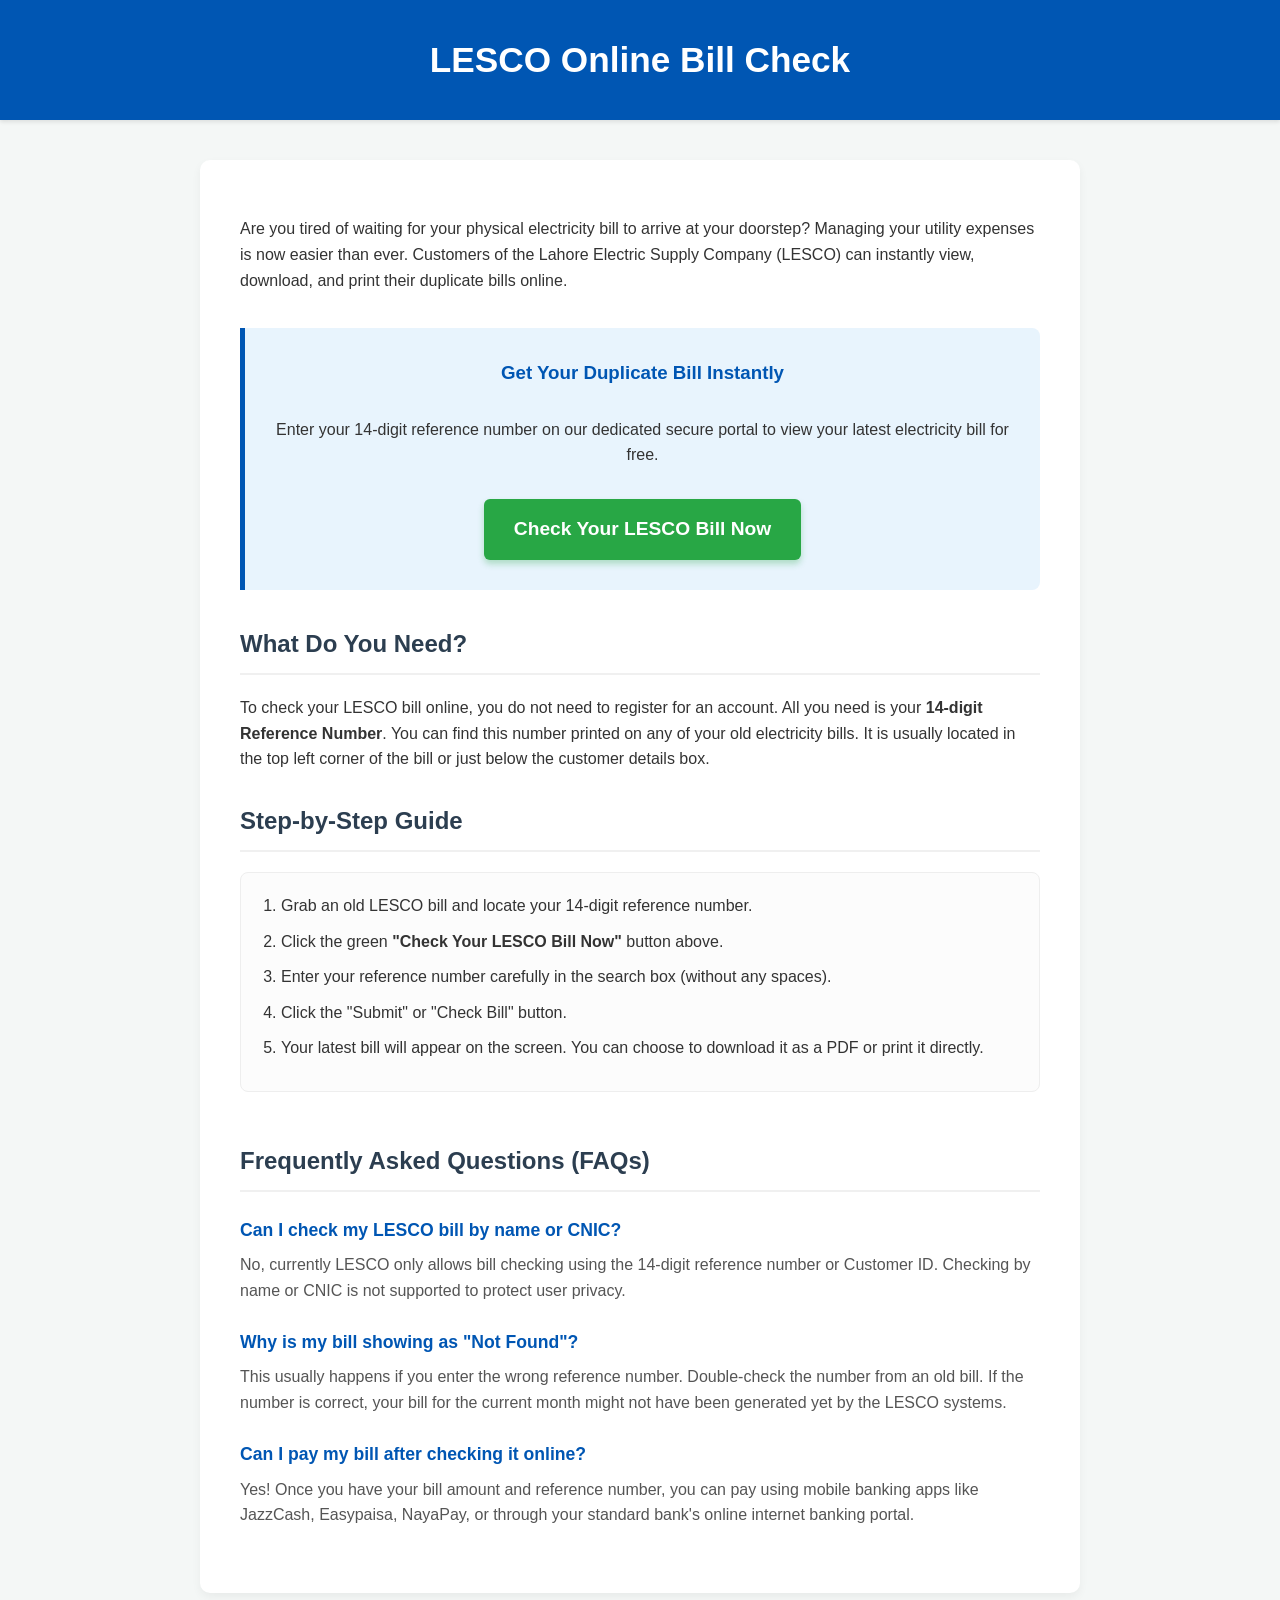
<file: index.html>
<!DOCTYPE html>
<html lang="en">
<head>
    <meta charset="UTF-8">
    <meta name="viewport" content="width=device-width, initial-scale=1.0">
    <meta name="description" content="Check your LESCO electricity bill online quickly and easily. View, download, and print your Lahore Electric Supply Company duplicate bill.">
    <title>LESCO Bill Check Online - Quick & Easy</title>
    <style>
        body {
            font-family: 'Segoe UI', Tahoma, Geneva, Verdana, sans-serif;
            line-height: 1.6;
            margin: 0;
            padding: 0;
            background-color: #f4f7f6;
            color: #333;
        }
        header {
            background-color: #0056b3;
            color: white;
            text-align: center;
            padding: 2rem 0;
            box-shadow: 0 2px 4px rgba(0,0,0,0.1);
        }
        header h1 {
            margin: 0;
            font-size: 2.2em;
        }
        .container {
            max-width: 800px;
            margin: 40px auto;
            background: white;
            padding: 40px;
            border-radius: 10px;
            box-shadow: 0 4px 10px rgba(0,0,0,0.05);
        }
        h2, h3 {
            color: #2c3e50;
            border-bottom: 2px solid #f0f0f0;
            padding-bottom: 10px;
            margin-top: 30px;
        }
        .promo-box {
            background-color: #e8f4fd;
            border-left: 5px solid #0056b3;
            padding: 30px 20px;
            margin: 35px 0;
            text-align: center;
            border-radius: 0 8px 8px 0;
        }
        .promo-box h3 {
            border: none;
            margin-top: 0;
            color: #0056b3;
        }
        .btn {
            display: inline-block;
            background-color: #28a745;
            color: white;
            padding: 15px 30px;
            text-decoration: none;
            font-weight: bold;
            border-radius: 6px;
            font-size: 1.2em;
            margin-top: 15px;
            transition: background-color 0.3s;
            box-shadow: 0 4px 6px rgba(40, 167, 69, 0.3);
        }
        .btn:hover {
            background-color: #218838;
        }
        ol {
            background-color: #fcfcfc;
            padding: 20px 20px 20px 40px;
            border-radius: 8px;
            border: 1px solid #eee;
        }
        ol li {
            margin-bottom: 10px;
        }
        .faq {
            margin-top: 50px;
        }
        .faq-item {
            margin-bottom: 25px;
        }
        .faq-item h4 {
            margin-bottom: 8px;
            color: #0056b3;
            font-size: 1.1em;
        }
        .faq-item p {
            margin-top: 0;
            color: #555;
        }
    </style>
</head>
<body>

    <header>
        <h1>LESCO Online Bill Check</h1>
    </header>

    <div class="container">
        <article>
            <p>Are you tired of waiting for your physical electricity bill to arrive at your doorstep? Managing your utility expenses is now easier than ever. Customers of the Lahore Electric Supply Company (LESCO) can instantly view, download, and print their duplicate bills online.</p>
            
            <div class="promo-box">
                <h3>Get Your Duplicate Bill Instantly</h3>
                <p>Enter your 14-digit reference number on our dedicated secure portal to view your latest electricity bill for free.</p>
                <!-- This is where your promo link is embedded -->
                <a href="https://onlinebilllesco.pk/" class="btn" target="_blank" rel="noopener noreferrer">Check Your LESCO Bill Now</a>
            </div>

            <h2>What Do You Need?</h2>
            <p>To check your LESCO bill online, you do not need to register for an account. All you need is your <strong>14-digit Reference Number</strong>. You can find this number printed on any of your old electricity bills. It is usually located in the top left corner of the bill or just below the customer details box.</p>

            <h2>Step-by-Step Guide</h2>
            <ol>
                <li>Grab an old LESCO bill and locate your 14-digit reference number.</li>
                <li>Click the green <strong>"Check Your LESCO Bill Now"</strong> button above.</li>
                <li>Enter your reference number carefully in the search box (without any spaces).</li>
                <li>Click the "Submit" or "Check Bill" button.</li>
                <li>Your latest bill will appear on the screen. You can choose to download it as a PDF or print it directly.</li>
            </ol>

            <div class="faq">
                <h2>Frequently Asked Questions (FAQs)</h2>
                
                <div class="faq-item">
                    <h4>Can I check my LESCO bill by name or CNIC?</h4>
                    <p>No, currently LESCO only allows bill checking using the 14-digit reference number or Customer ID. Checking by name or CNIC is not supported to protect user privacy.</p>
                </div>

                <div class="faq-item">
                    <h4>Why is my bill showing as "Not Found"?</h4>
                    <p>This usually happens if you enter the wrong reference number. Double-check the number from an old bill. If the number is correct, your bill for the current month might not have been generated yet by the LESCO systems.</p>
                </div>

                <div class="faq-item">
                    <h4>Can I pay my bill after checking it online?</h4>
                    <p>Yes! Once you have your bill amount and reference number, you can pay using mobile banking apps like JazzCash, Easypaisa, NayaPay, or through your standard bank's online internet banking portal.</p>
                </div>
            </div>

        </article>
    </div>

</body>
</html>
</file>
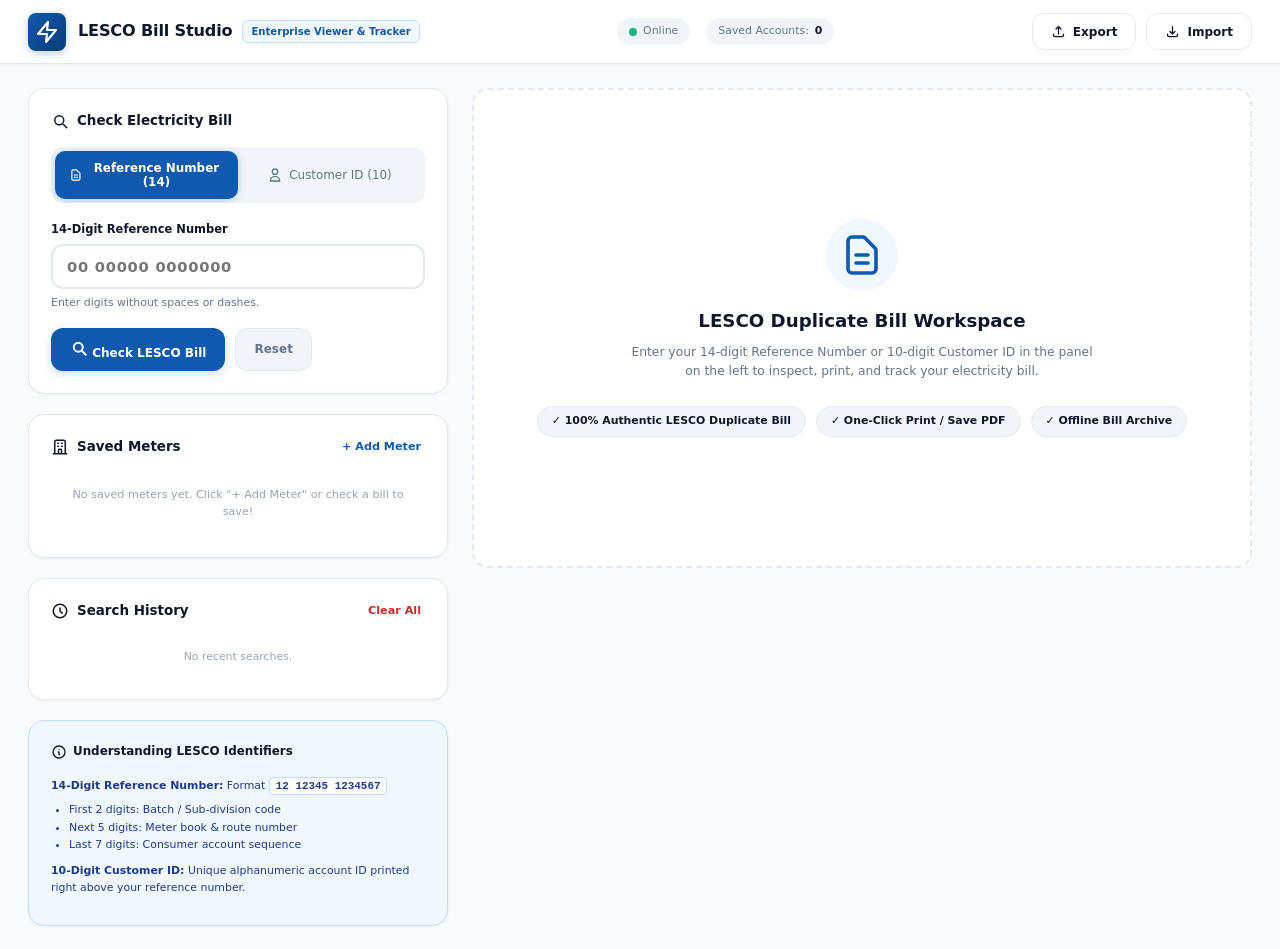
<file: fulltab.html>
<!DOCTYPE html>
<html lang="en">
<head>
  <meta charset="UTF-8">
  <meta name="viewport" content="width=device-width, initial-scale=1.0">
  <title>LESCO Bill Studio - Check & Track Electricity Bills</title>
  <link rel="stylesheet" href="fulltab.css">
</head>
<body>
  <div class="studio-app">
    <!-- Top Navigation Bar -->
    <header class="studio-navbar">
      <div class="nav-brand">
        <div class="nav-logo">
          <svg width="24" height="24" viewBox="0 0 24 24" fill="none" stroke="currentColor" stroke-width="2.2" stroke-linecap="round" stroke-linejoin="round">
            <path d="M13 2L3 14h9l-1 8 10-12h-9l1-8z"></path>
          </svg>
        </div>
        <div class="nav-titles">
          <h1 class="nav-title">LESCO Bill Studio</h1>
          <span class="nav-badge">Enterprise Viewer & Tracker</span>
        </div>
      </div>

      <div class="nav-center-stats">
        <div class="nav-stat-chip">
          <span class="stat-dot" id="netStatusDot"></span>
          <span class="stat-text" id="netStatusText">Online</span>
        </div>
        <div class="nav-stat-chip">
          <span class="stat-label">Saved Accounts:</span>
          <strong class="stat-val" id="navSavedCount">0</strong>
        </div>
      </div>

      <div class="nav-actions">
        <button type="button" class="btn btn-outline" id="btnExportAccounts" title="Backup saved accounts to JSON">
          <svg width="15" height="15" fill="none" viewBox="0 0 24 24" stroke="currentColor" stroke-width="2">
            <path stroke-linecap="round" stroke-linejoin="round" d="M4 16v1a3 3 0 003 3h10a3 3 0 003-3v-1m-4-8l-4-4m0 0L8 8m4-4v12"></path>
          </svg>
          Export
        </button>
        <button type="button" class="btn btn-outline" id="btnImportAccounts" title="Import saved accounts from JSON">
          <svg width="15" height="15" fill="none" viewBox="0 0 24 24" stroke="currentColor" stroke-width="2">
            <path stroke-linecap="round" stroke-linejoin="round" d="M4 16v1a3 3 0 003 3h10a3 3 0 003-3v-1m-4-4l-4 4m0 0l-4-4m4 4V4"></path>
          </svg>
          Import
        </button>
        <input type="file" id="importFileInput" accept=".json" style="display:none">
      </div>
    </header>

    <!-- Studio Main Workspace (Two Decks Layout) -->
    <main class="studio-layout">
      <!-- LEFT DECK: Controls, Saved Accounts & History -->
      <aside class="studio-deck deck-left">
        <!-- Search Card -->
        <div class="studio-card">
          <div class="card-header">
            <h2 class="card-title">
              <svg width="18" height="18" fill="none" viewBox="0 0 24 24" stroke="currentColor" stroke-width="2">
                <path stroke-linecap="round" stroke-linejoin="round" d="M21 21l-4.35-4.35M17 11A6 6 0 115 11a6 6 0 0112 0z"></path>
              </svg>
              Check Electricity Bill
            </h2>
          </div>

          <form id="studioSearchForm" novalidate>
            <!-- Tabs -->
            <div class="g-tabs" role="tablist">
              <button type="button" class="g-tab active" id="tabRef" role="tab" aria-selected="true" data-type="refno">
                <svg width="16" height="16" fill="none" viewBox="0 0 24 24" stroke="currentColor" stroke-width="2">
                  <path stroke-linecap="round" stroke-linejoin="round" d="M9 12h6m-6 4h6m2 5H7a2 2 0 01-2-2V5a2 2 0 012-2h5.586a1 1 0 01.707.293l5.414 5.414a1 1 0 01.293.707V19a2 2 0 01-2 2z"></path>
                </svg>
                Reference Number (14)
              </button>
              <button type="button" class="g-tab" id="tabCust" role="tab" aria-selected="false" data-type="appno">
                <svg width="16" height="16" fill="none" viewBox="0 0 24 24" stroke="currentColor" stroke-width="2">
                  <path stroke-linecap="round" stroke-linejoin="round" d="M16 7a4 4 0 11-8 0 4 4 0 018 0zM12 14a7 7 0 00-7 7h14a7 7 0 00-7-7z"></path>
                </svg>
                Customer ID (10)
              </button>
              <span class="g-tab-slider" id="tabSlider"></span>
            </div>

            <!-- Input Group -->
            <div class="g-input-group">
              <label class="g-label" for="studioInput" id="inputLabel">14-Digit Reference Number</label>
              <div class="g-input-wrap">
                <input type="text" id="studioInput" class="g-input" placeholder="00 00000 0000000" inputmode="numeric" autocomplete="off" spellcheck="false" required>
                <div class="g-val-icon" id="valIcon" title="Valid digits">
                  <svg fill="none" viewBox="0 0 24 24" stroke="#1159af" stroke-width="2.5">
                    <path stroke-linecap="round" stroke-linejoin="round" d="M9 12l2 2 4-4m6 2a9 9 0 11-18 0 9 9 0 0118 0z"></path>
                  </svg>
                </div>
              </div>
              <div class="g-hint" id="inputHint">Enter digits without spaces or dashes.</div>
            </div>

            <!-- Action Buttons -->
            <div class="btn-row">
              <button type="submit" class="btn btn-primary" id="btnCheckBill">
                <span class="spinner" id="btnSpinner"></span>
                <span class="btn-text" id="btnCheckLabel">
                  <svg width="18" height="18" fill="none" viewBox="0 0 24 24" stroke="currentColor" stroke-width="2.5">
                    <path stroke-linecap="round" stroke-linejoin="round" d="M21 21l-4.35-4.35M17 11A6 6 0 115 11a6 6 0 0112 0z"></path>
                  </svg>
                  Check LESCO Bill
                </span>
              </button>
              <button type="button" class="btn btn-secondary" id="btnResetSearch">Reset</button>
            </div>
          </form>
        </div>

        <!-- Saved Meter Accounts Management -->
        <div class="studio-card">
          <div class="card-header space-between">
            <h2 class="card-title">
              <svg width="18" height="18" fill="none" viewBox="0 0 24 24" stroke="currentColor" stroke-width="2">
                <path stroke-linecap="round" stroke-linejoin="round" d="M19 21V5a2 2 0 00-2-2H7a2 2 0 00-2 2v16m14 0h2m-2 0h-5m-9 0H3m2 0h5M9 7h1m-1 4h1m4-4h1m-1 4h1m-5 10v-5a1 1 0 011-1h2a1 1 0 011 1v5m-4 0h4"></path>
              </svg>
              Saved Meters
            </h2>
            <button type="button" class="btn-link" id="btnOpenAddAccountModal">+ Add Meter</button>
          </div>

          <div class="accounts-container" id="savedAccountsContainer">
            <!-- Populated dynamically -->
          </div>
        </div>

        <!-- Recent Search History -->
        <div class="studio-card">
          <div class="card-header space-between">
            <h2 class="card-title">
              <svg width="18" height="18" fill="none" viewBox="0 0 24 24" stroke="currentColor" stroke-width="2">
                <path stroke-linecap="round" stroke-linejoin="round" d="M12 8v4l3 3m6-3a9 9 0 11-18 0 9 9 0 0118 0z"></path>
              </svg>
              Search History
            </h2>
            <button type="button" class="btn-link text-danger" id="btnClearHistory">Clear All</button>
          </div>

          <div class="history-container" id="historyContainer">
            <!-- Populated dynamically -->
          </div>
        </div>

        <!-- Reference Number Breakdown Guide -->
        <div class="studio-card guide-card">
          <div class="card-header">
            <h3 class="card-title-sm">
              <svg width="16" height="16" fill="none" viewBox="0 0 24 24" stroke="currentColor" stroke-width="2">
                <path stroke-linecap="round" stroke-linejoin="round" d="M13 16h-1v-4h-1m1-4h.01M21 12a9 9 0 11-18 0 9 9 0 0118 0z"></path>
              </svg>
              Understanding LESCO Identifiers
            </h3>
          </div>
          <div class="guide-content">
            <p><strong>14-Digit Reference Number:</strong> Format <code>12 12345 1234567</code></p>
            <ul class="guide-list">
              <li>First 2 digits: Batch / Sub-division code</li>
              <li>Next 5 digits: Meter book & route number</li>
              <li>Last 7 digits: Consumer account sequence</li>
            </ul>
            <p><strong>10-Digit Customer ID:</strong> Unique alphanumeric account ID printed right above your reference number.</p>
          </div>
        </div>
      </aside>

      <!-- RIGHT DECK: Active Bill Workspace & High-Definition Viewer -->
      <section class="studio-deck deck-right">
        <!-- Empty State (When no bill checked yet) -->
        <div class="empty-state" id="emptyStateWorkspace">
          <div class="empty-icon-wrap">
            <svg width="48" height="48" viewBox="0 0 24 24" fill="none" stroke="#1159af" stroke-width="1.8">
              <path stroke-linecap="round" stroke-linejoin="round" d="M9 12h6m-6 4h6m2 5H7a2 2 0 01-2-2V5a2 2 0 012-2h5.586a1 1 0 01.707.293l5.414 5.414a1 1 0 01.293.707V19a2 2 0 01-2 2z"></path>
            </svg>
          </div>
          <h2 class="empty-title">LESCO Duplicate Bill Workspace</h2>
          <p class="empty-desc">Enter your 14-digit Reference Number or 10-digit Customer ID in the panel on the left to inspect, print, and track your electricity bill.</p>
          <div class="empty-quick-tips">
            <span class="tip-tag">✓ 100% Authentic LESCO Duplicate Bill</span>
            <span class="tip-tag">✓ One-Click Print / Save PDF</span>
            <span class="tip-tag">✓ Offline Bill Archive</span>
          </div>
        </div>

        <!-- Active Bill Workspace Container -->
        <div class="bill-workspace" id="billWorkspace" style="display:none">
          <!-- Executive Overview Metric Cards -->
          <div class="overview-grid" id="overviewGrid">
            <div class="stat-card highlight">
              <span class="stat-card-label">Payable Within Due Date</span>
              <strong class="stat-card-value text-primary" id="cardAmountDue">Rs. 0</strong>
              <span class="stat-card-sub" id="cardMonth">Current Billing Month</span>
            </div>
            <div class="stat-card">
              <span class="stat-card-label">Due Date</span>
              <strong class="stat-card-value text-danger" id="cardDueDate">-</strong>
              <span class="stat-card-sub">Payment deadline</span>
            </div>
            <div class="stat-card">
              <span class="stat-card-label">Payable After Due Date</span>
              <strong class="stat-card-value" id="cardAmountLate">Rs. 0</strong>
              <span class="stat-card-sub">With late surcharge</span>
            </div>
            <div class="stat-card">
              <span class="stat-card-label">Units Consumed</span>
              <strong class="stat-card-value" id="cardUnits">-</strong>
              <span class="stat-card-sub">Kilowatt-hours (kWh)</span>
            </div>
          </div>

          <!-- Secondary Details Strip -->
          <div class="details-strip" id="detailsStrip">
            <div class="detail-cell">
              <span class="detail-label">Consumer Name:</span>
              <strong class="detail-val" id="cellConsumerName">-</strong>
            </div>
            <div class="detail-cell">
              <span class="detail-label">Reference No:</span>
              <strong class="detail-val font-mono" id="cellRefNo">-</strong>
            </div>
            <div class="detail-cell">
              <span class="detail-label">Status:</span>
              <span class="status-pill status-active" id="cellStatus">Active</span>
            </div>
          </div>

          <!-- Studio Toolbar -->
          <div class="studio-toolbar">
            <div class="tb-left">
              <span class="tb-title" id="tbBillTitle">LESCO Official Duplicate Bill</span>
            </div>
            <div class="tb-right">
              <button type="button" class="btn btn-sm btn-outline" id="btnStudioSaveMeter" title="Save this account">
                <svg width="15" height="15" fill="none" viewBox="0 0 24 24" stroke="currentColor" stroke-width="2">
                  <path stroke-linecap="round" stroke-linejoin="round" d="M5 5a2 2 0 012-2h10a2 2 0 012 2v16l-7-3.5L5 21V5z"></path>
                </svg>
                Save Meter
              </button>
              <button type="button" class="btn btn-sm btn-outline" id="btnStudioCopy" title="Copy payment summary">
                <svg width="15" height="15" fill="none" viewBox="0 0 24 24" stroke="currentColor" stroke-width="2">
                  <path stroke-linecap="round" stroke-linejoin="round" d="M8 7v8a2 2 0 002 2h6M8 7V5a2 2 0 012-2h4.586a1 1 0 01.707.293l4.414 4.414a1 1 0 01.293.707V15a2 2 0 01-2 2h-2M8 7H6a2 2 0 00-2 2v10a2 2 0 002 2h8a2 2 0 002-2v-2"></path>
                </svg>
                Copy Details
              </button>
              <button type="button" class="btn btn-sm btn-outline" id="btnStudioDownload" title="Download HTML copy of bill">
                <svg width="15" height="15" fill="none" viewBox="0 0 24 24" stroke="currentColor" stroke-width="2">
                  <path stroke-linecap="round" stroke-linejoin="round" d="M4 16v1a3 3 0 003 3h10a3 3 0 003-3v-1m-4-4l-4 4m0 0l-4-4m4 4V4"></path>
                </svg>
                Download HTML
              </button>
              <button type="button" class="btn btn-sm btn-primary" id="btnStudioPrint" title="Print Bill or Save to PDF">
                <svg width="15" height="15" fill="none" viewBox="0 0 24 24" stroke="currentColor" stroke-width="2">
                  <path stroke-linecap="round" stroke-linejoin="round" d="M17 17h2a2 2 0 002-2v-4a2 2 0 00-2-2H5a2 2 0 00-2 2v4a2 2 0 002 2h2m2 4h6a2 2 0 002-2v-4a2 2 0 00-2-2H9a2 2 0 00-2 2v4a2 2 0 002 2zm8-12V5a2 2 0 00-2-2H9a2 2 0 00-2 2v4h10z"></path>
                </svg>
                Print / Save PDF
              </button>
            </div>
          </div>

          <!-- High-Definition Bill Frame -->
          <div class="studio-viewer-wrap">
            <iframe id="studioIframe" class="studio-iframe" title="LESCO Bill High Definition Viewer" sandbox="allow-same-origin allow-modals allow-popups"></iframe>
          </div>
        </div>

        <!-- Studio Not Found State -->
        <div class="not-found-workspace" id="notFoundWorkspace" style="display:none">
          <div class="nf-box">
            <div class="nf-icon">
              <svg width="40" height="40" viewBox="0 0 24 24" fill="none" stroke="#ef4444" stroke-width="2">
                <path stroke-linecap="round" stroke-linejoin="round" d="M12 9v2m0 4h.01m-6.938 4h13.856c1.54 0 2.502-1.667 1.732-3L13.732 4c-.77-1.333-2.694-1.333-3.464 0L3.34 16c-.77 1.333.192 3 1.732 3z"></path>
              </svg>
            </div>
            <h3 class="nf-title">Bill Record Not Found</h3>
            <p class="nf-desc" id="studioNotFoundDesc">No active bill record was returned for this identifier by LESCO billing servers.</p>
            <div class="nf-checklist">
              <strong>Checklist:</strong>
              <ul>
                <li>Verify you have selected the correct tab (14-digit Reference vs 10-digit Customer ID).</li>
                <li>Ensure there are no leading or trailing letters in the reference number.</li>
                <li>New electricity bills are typically generated by LESCO between the 5th and 10th of every month.</li>
              </ul>
            </div>
          </div>
        </div>
      </section>
    </main>

    <!-- Modal for Adding / Editing Meter Account -->
    <div class="modal-backdrop" id="accountModal" style="display:none">
      <div class="modal-card">
        <div class="modal-header">
          <h3 class="modal-title" id="modalTitle">Save Meter Account</h3>
          <button type="button" class="btn-close" id="btnCloseModal">&times;</button>
        </div>
        <form id="modalForm">
          <div class="modal-body">
            <div class="form-group">
              <label class="form-label" for="modalType">Account Type</label>
              <select id="modalType" class="form-select">
                <option value="refno">14-Digit Reference Number</option>
                <option value="appno">10-Digit Customer ID</option>
              </select>
            </div>
            <div class="form-group">
              <label class="form-label" for="modalNumber">Identifier Digits</label>
              <input type="text" id="modalNumber" class="form-input" placeholder="Enter reference or customer digits" required>
            </div>
            <div class="form-group">
              <label class="form-label" for="modalNickname">Meter Nickname / Label</label>
              <input type="text" id="modalNickname" class="form-input" placeholder="e.g. Home, Factory, Shop, Rental" required>
            </div>
          </div>
          <div class="modal-footer">
            <button type="button" class="btn btn-secondary" id="btnCancelModal">Cancel</button>
            <button type="submit" class="btn btn-primary" id="btnSaveModal">Save Account</button>
          </div>
        </form>
      </div>
    </div>

    <!-- Toast Notification -->
    <div class="studio-toast" id="studioToast" role="alert" aria-live="polite"></div>
  </div>

  <!-- Scripts -->
  <script src="lesco-bill-core.js"></script>
  <script src="fulltab.js"></script>
</body>
</html>
</file>
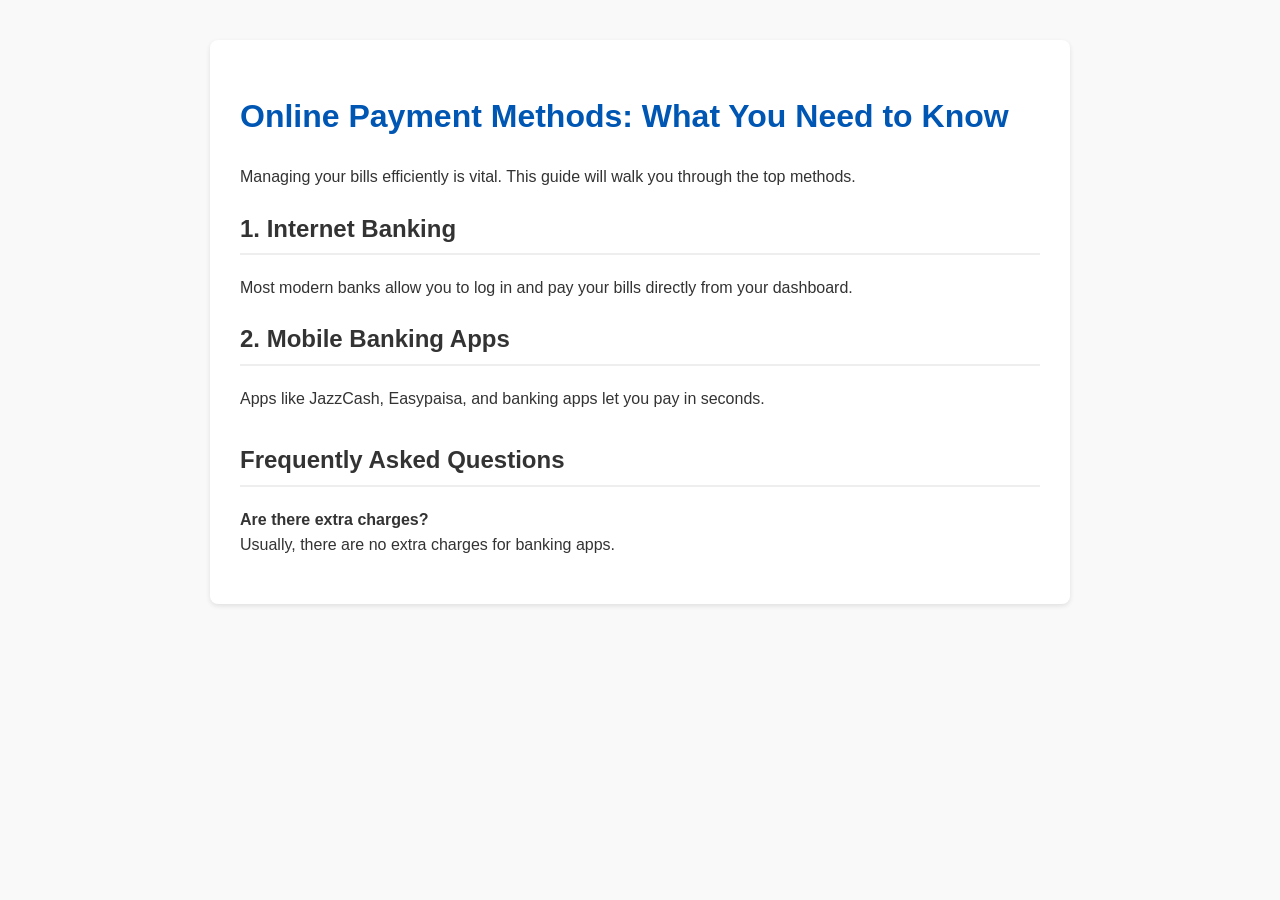
<file: lesco code.html>
<!DOCTYPE html>
<html lang="en">
<head>
    <meta charset="UTF-8">
    <meta name="viewport" content="width=device-width, initial-scale=1.0">
    <title>My Informational Blog</title>
    <style>
        body {
            font-family: Arial, sans-serif;
            line-height: 1.6;
            margin: 0;
            padding: 0;
            background-color: #f9f9f9;
            color: #333;
        }
        .container {
            max-width: 800px;
            margin: 40px auto;
            background: white;
            padding: 30px;
            border-radius: 8px;
            box-shadow: 0 2px 5px rgba(0,0,0,0.1);
        }
        h1 { color: #0056b3; }
        h2 { border-bottom: 2px solid #eee; padding-bottom: 5px; }
        .faq { margin-top: 30px; }
    </style>
</head>
<body>
    <div class="container">
        <h1>Online Payment Methods: What You Need to Know</h1>
        <p>Managing your bills efficiently is vital. This guide will walk you through the top methods.</p>
        
        <h2>1. Internet Banking</h2>
        <p>Most modern banks allow you to log in and pay your bills directly from your dashboard.</p>
        
        <h2>2. Mobile Banking Apps</h2>
        <p>Apps like JazzCash, Easypaisa, and banking apps let you pay in seconds.</p>

        <div class="faq">
            <h2>Frequently Asked Questions</h2>
            <p><strong>Are there extra charges?</strong><br> Usually, there are no extra charges for banking apps.</p>
        </div>
    </div>
</body>
</html>
</file>
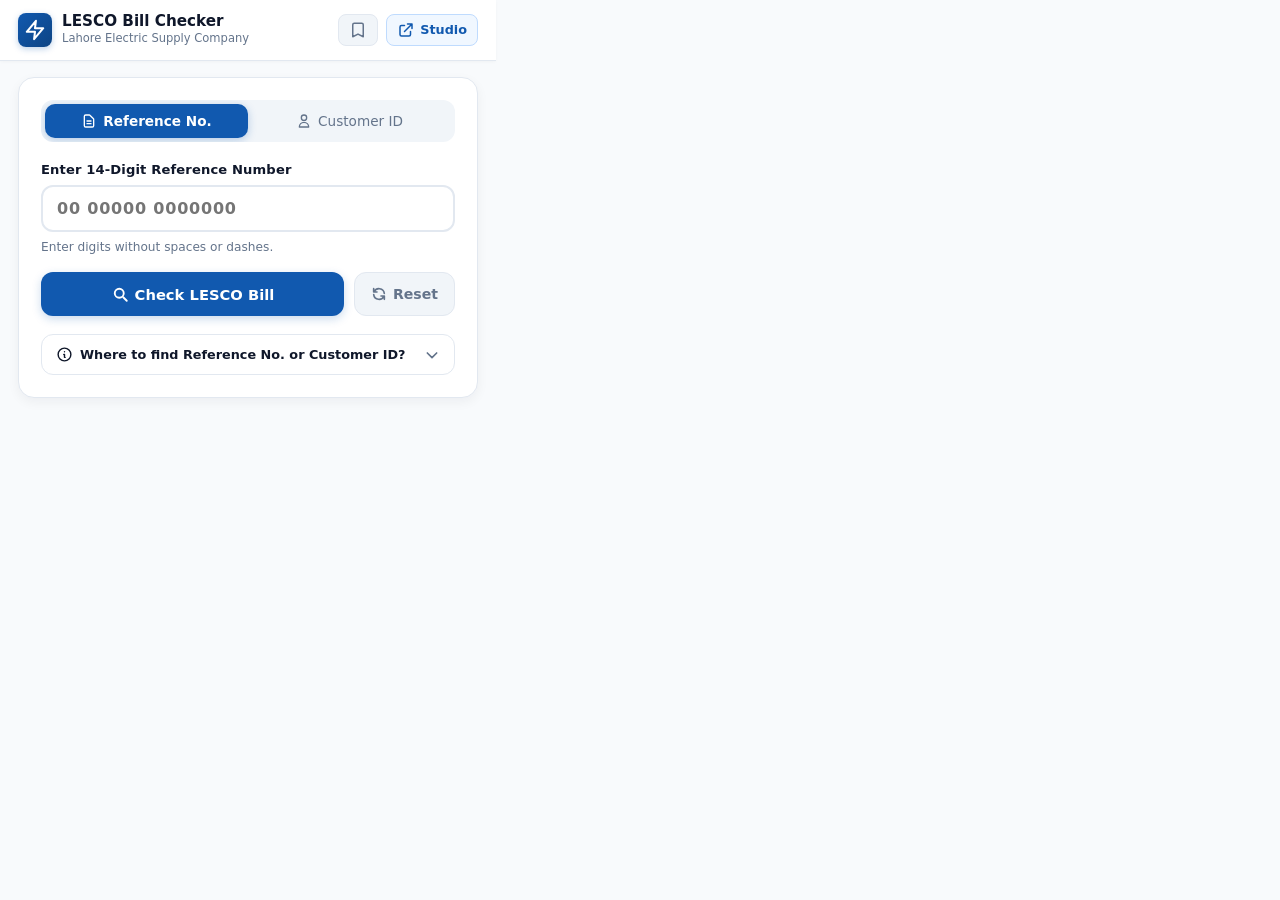
<file: popup.html>
<!DOCTYPE html>
<html lang="en">
<head>
  <meta charset="UTF-8">
  <meta name="viewport" content="width=device-width, initial-scale=1.0">
  <title>Check LESCO Online Bill</title>
  <link rel="stylesheet" href="popup.css">
</head>
<body>
  <div class="lesco-popup">
    <!-- Header -->
    <header class="p-header">
      <div class="p-brand">
        <div class="p-brand-icon">
          <svg width="22" height="22" viewBox="0 0 24 24" fill="none" stroke="currentColor" stroke-width="2.2" stroke-linecap="round" stroke-linejoin="round">
            <path d="M13 2L3 14h9l-1 8 10-12h-9l1-8z"></path>
          </svg>
        </div>
        <div class="p-brand-text">
          <h1 class="p-title">LESCO Bill Checker</h1>
          <span class="p-subtitle">Lahore Electric Supply Company</span>
        </div>
      </div>
      <div class="p-header-actions">
        <button type="button" class="p-icon-btn" id="btnToggleSaved" title="Saved Meters" aria-label="Saved Meters">
          <svg width="18" height="18" fill="none" viewBox="0 0 24 24" stroke="currentColor" stroke-width="2">
            <path stroke-linecap="round" stroke-linejoin="round" d="M5 5a2 2 0 012-2h10a2 2 0 012 2v16l-7-3.5L5 21V5z"></path>
          </svg>
          <span class="p-badge" id="savedCountBadge" style="display:none">0</span>
        </button>
        <button type="button" class="p-icon-btn p-studio-btn" id="btnOpenStudio" title="Open Studio Mode in Full Tab" aria-label="Studio Mode">
          <svg width="18" height="18" fill="none" viewBox="0 0 24 24" stroke="currentColor" stroke-width="2">
            <path stroke-linecap="round" stroke-linejoin="round" d="M10 6H6a2 2 0 00-2 2v10a2 2 0 002 2h10a2 2 0 002-2v-4M14 4h6m0 0v6m0-6L10 14"></path>
          </svg>
          <span class="p-btn-text">Studio</span>
        </button>
      </div>
    </header>

    <!-- Saved Accounts Dropdown Drawer -->
    <div class="p-saved-drawer" id="savedDrawer" style="display:none">
      <div class="p-saved-head">
        <span class="p-saved-title">Saved Meter Accounts</span>
        <button type="button" class="p-mini-btn" id="btnCloseSaved">Close</button>
      </div>
      <div class="p-saved-list" id="savedList">
        <!-- Rendered dynamically -->
      </div>
    </div>

    <!-- Main Content Container -->
    <main class="p-main">
      <!-- Search Form Card -->
      <section class="g-card" id="searchCard">
        <form id="gForm" novalidate>
          <!-- Tab toggle -->
          <div class="g-tabs" role="tablist">
            <button type="button" class="g-tab active" id="gTabRef" role="tab" aria-selected="true" data-type="refno">
              <svg width="16" height="16" fill="none" viewBox="0 0 24 24" stroke="currentColor" stroke-width="2">
                <path stroke-linecap="round" stroke-linejoin="round" d="M9 12h6m-6 4h6m2 5H7a2 2 0 01-2-2V5a2 2 0 012-2h5.586a1 1 0 01.707.293l5.414 5.414a1 1 0 01.293.707V19a2 2 0 01-2 2z"></path>
              </svg>
              Reference No.
            </button>
            <button type="button" class="g-tab" id="gTabCust" role="tab" aria-selected="false" data-type="appno">
              <svg width="16" height="16" fill="none" viewBox="0 0 24 24" stroke="currentColor" stroke-width="2">
                <path stroke-linecap="round" stroke-linejoin="round" d="M16 7a4 4 0 11-8 0 4 4 0 018 0zM12 14a7 7 0 00-7 7h14a7 7 0 00-7-7z"></path>
              </svg>
              Customer ID
            </button>
            <span class="g-tab-slider" id="gSlider"></span>
          </div>

          <!-- Input group -->
          <div class="g-input-group">
            <label class="g-label" for="gInput" id="gLabel">Enter 14-Digit Reference Number</label>
            <div class="g-input-wrap">
              <input type="text" id="gInput" name="refno" class="g-input" placeholder="00 00000 0000000" inputmode="numeric" autocomplete="off" spellcheck="false" required>
              <div class="g-val-icon" id="gValIcon" title="Valid length">
                <svg fill="none" viewBox="0 0 24 24" stroke="#1159af" stroke-width="2.5">
                  <path stroke-linecap="round" stroke-linejoin="round" d="M9 12l2 2 4-4m6 2a9 9 0 11-18 0 9 9 0 0118 0z"></path>
                </svg>
              </div>
            </div>
            <div class="g-hint" id="gHint">Enter digits without spaces or dashes.</div>
          </div>

          <!-- Quick Saved Accounts Pills (if any) -->
          <div class="g-quick-pills" id="quickPillsContainer" style="display:none">
            <span class="g-quick-label">Quick Load:</span>
            <div class="g-pills-row" id="quickPillsRow"></div>
          </div>

          <!-- Buttons -->
          <div class="g-btn-row">
            <button type="submit" class="g-btn-check" id="gBtnCheck">
              <span class="g-spinner" id="gSpinner"></span>
              <span class="g-btn-label" id="gBtnLabel">
                <svg width="18" height="18" fill="none" viewBox="0 0 24 24" stroke="currentColor" stroke-width="2.5">
                  <path stroke-linecap="round" stroke-linejoin="round" d="M21 21l-4.35-4.35M17 11A6 6 0 115 11a6 6 0 0112 0z"></path>
                </svg>
                Check LESCO Bill
              </span>
            </button>
            <button type="button" class="g-btn-reset" id="gBtnReset" title="Clear input">
              <svg width="16" height="16" fill="none" viewBox="0 0 24 24" stroke="currentColor" stroke-width="2.5">
                <path stroke-linecap="round" stroke-linejoin="round" d="M4 4v5h.582m15.356 2A8.001 8.001 0 004.582 9m0 0H9m11 11v-5h-.581m0 0a8.003 8.003 0 01-15.357-2m15.357 2H15"></path>
              </svg>
              Reset
            </button>
          </div>
        </form>

        <!-- Help accordion -->
        <div class="g-accordion" id="gAccordion">
          <button type="button" class="g-accordion-head" id="gAccHead" aria-expanded="false" aria-controls="gAccBody">
            <span class="g-accordion-title">
              <svg width="17" height="17" fill="none" viewBox="0 0 24 24" stroke="currentColor" stroke-width="2">
                <path stroke-linecap="round" stroke-linejoin="round" d="M13 16h-1v-4h-1m1-4h.01M21 12a9 9 0 11-18 0 9 9 0 0118 0z"></path>
              </svg>
              Where to find Reference No. or Customer ID?
            </span>
            <svg class="g-arrow" id="gAccArrow" fill="none" viewBox="0 0 24 24" stroke="currentColor" stroke-width="2.5">
              <path stroke-linecap="round" stroke-linejoin="round" d="M19 9l-7 7-7-7"></path>
            </svg>
          </button>
          <div class="g-accordion-body" id="gAccBody" style="max-height: 0;">
            <div class="g-accordion-content">
              <p>Look at your physical paper LESCO electricity bill (top-left section):</p>
              <ul>
                <li><strong>Reference Number (14 digits):</strong> e.g. <code>12 12345 1234567</code></li>
                <li><strong>Customer ID (10 digits):</strong> Printed directly above the Reference Number.</li>
              </ul>
              <p>Enter the numbers only — the extension formats them automatically as you type.</p>
            </div>
          </div>
        </div>
      </section>

      <!-- Bill Result Card -->
      <section class="g-preview-card" id="gPreviewCard" style="display:none">
        <!-- Summary Stats Banner -->
        <div class="g-summary-strip" id="summaryStrip" style="display:none">
          <div class="g-sum-item">
            <span class="g-sum-lbl">Due Date</span>
            <strong class="g-sum-val" id="sumDueDate">-</strong>
          </div>
          <div class="g-sum-item">
            <span class="g-sum-lbl">Payable Within Due</span>
            <strong class="g-sum-val g-sum-amt" id="sumAmount">-</strong>
          </div>
          <div class="g-sum-item">
            <span class="g-sum-lbl">Month</span>
            <strong class="g-sum-val" id="sumMonth">-</strong>
          </div>
        </div>

        <!-- Action Toolbar -->
        <div class="g-preview-bar">
          <div class="g-preview-title" id="previewTitle">
            <svg width="18" height="18" fill="none" viewBox="0 0 24 24" stroke="#1159af" stroke-width="2">
              <path stroke-linecap="round" stroke-linejoin="round" d="M9 12h6m-6 4h6m2 5H7a2 2 0 01-2-2V5a2 2 0 012-2h5.586a1 1 0 01.707.293l5.414 5.414a1 1 0 01.293.707V19a2 2 0 01-2 2z"></path>
            </svg>
            <span id="previewTitleText">LESCO Duplicate Bill</span>
          </div>
          <div class="g-preview-actions">
            <button type="button" class="g-act-btn g-act-save-acc" id="btnSaveThisAccount" title="Save this meter account">
              <svg width="14" height="14" fill="none" viewBox="0 0 24 24" stroke="currentColor" stroke-width="2">
                <path stroke-linecap="round" stroke-linejoin="round" d="M5 5a2 2 0 012-2h10a2 2 0 012 2v16l-7-3.5L5 21V5z"></path>
              </svg>
              Save
            </button>
            <button type="button" class="g-act-btn g-act-copy" id="btnCopyDetails" title="Copy bill summary to clipboard">
              <svg width="14" height="14" fill="none" viewBox="0 0 24 24" stroke="currentColor" stroke-width="2">
                <path stroke-linecap="round" stroke-linejoin="round" d="M8 7v8a2 2 0 002 2h6M8 7V5a2 2 0 012-2h4.586a1 1 0 01.707.293l4.414 4.414a1 1 0 01.293.707V15a2 2 0 01-2 2h-2M8 7H6a2 2 0 00-2 2v10a2 2 0 002 2h8a2 2 0 002-2v-2"></path>
              </svg>
              Copy
            </button>
            <button type="button" class="g-act-btn g-act-print" id="btnPrint" title="Print bill or Save as PDF">
              <svg width="14" height="14" fill="none" viewBox="0 0 24 24" stroke="currentColor" stroke-width="2">
                <path stroke-linecap="round" stroke-linejoin="round" d="M17 17h2a2 2 0 002-2v-4a2 2 0 00-2-2H5a2 2 0 00-2 2v4a2 2 0 002 2h2m2 4h6a2 2 0 002-2v-4a2 2 0 00-2-2H9a2 2 0 00-2 2v4a2 2 0 002 2zm8-12V5a2 2 0 00-2-2H9a2 2 0 00-2 2v4h10z"></path>
              </svg>
              Print
            </button>
            <button type="button" class="g-act-btn g-act-close" id="btnClose" title="Close preview">
              <svg width="14" height="14" fill="none" viewBox="0 0 24 24" stroke="currentColor" stroke-width="2.5">
                <path stroke-linecap="round" stroke-linejoin="round" d="M6 18L18 6M6 6l12 12"></path>
              </svg>
            </button>
          </div>
        </div>

        <!-- Sandboxed Iframe Container -->
        <div class="g-iframe-wrap" id="gIframeWrap">
          <iframe id="gIframe" name="gIframe" title="LESCO Duplicate Bill" sandbox="allow-same-origin allow-modals allow-popups"></iframe>
        </div>
      </section>

      <!-- Bill Not Found Feedback Card -->
      <section class="g-not-found-card" id="notFoundCard" style="display:none">
        <div class="g-nf-icon">
          <svg width="32" height="32" viewBox="0 0 24 24" fill="none" stroke="#ef4444" stroke-width="2">
            <path stroke-linecap="round" stroke-linejoin="round" d="M12 9v2m0 4h.01m-6.938 4h13.856c1.54 0 2.502-1.667 1.732-3L13.732 4c-.77-1.333-2.694-1.333-3.464 0L3.34 16c-.77 1.333.192 3 1.732 3z"></path>
          </svg>
        </div>
        <h3 class="g-nf-title">Bill Not Found</h3>
        <p class="g-nf-desc" id="notFoundMsg">No bill record was found matching this number on LESCO servers.</p>
        <div class="g-nf-tips">
          <strong>Helpful tips:</strong>
          <ul>
            <li>Check if your Reference Number has 14 digits or Customer ID has 10 digits.</li>
            <li>New bills are usually uploaded around the 5th–10th of every month.</li>
            <li>Try searching by Customer ID if Reference Number fails.</li>
          </ul>
        </div>
        <button type="button" class="g-nf-btn" id="btnDismissNotFound">Try Again</button>
      </section>
    </main>

    <!-- Toast Notification -->
    <div class="g-toast" id="toastNotification" role="alert" aria-live="polite"></div>
  </div>

  <!-- Scripts: Core Engine then Popup Controller -->
  <script src="lesco-bill-core.js"></script>
  <script src="popup.js"></script>
</body>
</html>
</file>
<file: fulltab.css>
/* fulltab.css - LESCO Bill Studio Mode */
:root {
  --g-blue:         #1159af;
  --g-blue-dark:    #0e4a90;
  --g-blue-light:   #f0f7ff;
  --g-text:         #0f172a;
  --g-muted:        #64748b;
  --g-bg:           #f8fafc;
  --g-surface:      #ffffff;
  --g-border:       #e2e8f0;
  --g-border-h:     #cbd5e1;
  --g-shadow-sm:    0 1px 3px rgba(15, 23, 42, 0.05);
  --g-shadow-md:    0 4px 14px rgba(15, 23, 42, 0.06);
  --g-shadow-lg:    0 10px 30px rgba(15, 23, 42, 0.08);
  --g-r-sm:         8px;
  --g-r-md:         12px;
  --g-r-lg:         16px;
  --g-font:         system-ui, -apple-system, BlinkMacSystemFont, "Segoe UI", Roboto, "Helvetica Neue", Arial, sans-serif;
  --g-ease:         all 0.22s cubic-bezier(0.4, 0, 0.2, 1);
}

*, *::before, *::after {
  box-sizing: border-box;
  margin: 0;
  padding: 0;
  font-family: var(--g-font);
}

html, body {
  height: 100%;
  background: var(--g-bg);
  color: var(--g-text);
  font-size: 14px;
  line-height: 1.5;
  -webkit-font-smoothing: antialiased;
}

.studio-app {
  display: flex;
  flex-direction: column;
  min-height: 100vh;
}

/* Navbar */
.studio-navbar {
  height: 64px;
  background: var(--g-surface);
  border-bottom: 1px solid var(--g-border);
  display: flex;
  align-items: center;
  justify-content: space-between;
  padding: 0 28px;
  position: sticky;
  top: 0;
  z-index: 30;
  box-shadow: var(--g-shadow-sm);
}

.nav-brand {
  display: flex;
  align-items: center;
  gap: 12px;
}

.nav-logo {
  width: 38px;
  height: 38px;
  background: linear-gradient(135deg, var(--g-blue), #093c79);
  color: #ffffff;
  border-radius: var(--g-r-sm);
  display: flex;
  align-items: center;
  justify-content: center;
  box-shadow: 0 2px 8px rgba(17, 89, 175, 0.3);
}

.nav-titles {
  display: flex;
  align-items: center;
  gap: 10px;
}

.nav-title {
  font-size: 1.15rem;
  font-weight: 700;
  color: var(--g-text);
  letter-spacing: -0.01em;
}

.nav-badge {
  background: var(--g-blue-light);
  color: var(--g-blue);
  font-size: 0.72rem;
  font-weight: 600;
  padding: 3px 8px;
  border-radius: 6px;
  border: 1px solid #bfdbfe;
}

.nav-center-stats {
  display: flex;
  align-items: center;
  gap: 16px;
}

.nav-stat-chip {
  display: flex;
  align-items: center;
  gap: 6px;
  background: #f1f5f9;
  padding: 5px 12px;
  border-radius: 20px;
  font-size: 0.78rem;
  color: var(--g-muted);
}

.stat-dot {
  width: 8px;
  height: 8px;
  border-radius: 50%;
  background: #10b981;
}
.stat-dot.offline {
  background: #ef4444;
}

.stat-label {
  font-weight: 500;
}
.stat-val {
  color: var(--g-text);
  font-weight: 700;
}

.nav-actions {
  display: flex;
  align-items: center;
  gap: 10px;
}

/* Two-Deck Workspace Layout */
.studio-layout {
  display: flex;
  flex: 1;
  padding: 24px 28px;
  gap: 24px;
  max-width: 1750px;
  margin: 0 auto;
  width: 100%;
}

.studio-deck {
  display: flex;
  flex-direction: column;
  gap: 20px;
}

.deck-left {
  width: 420px;
  flex-shrink: 0;
}

.deck-right {
  flex: 1;
  min-width: 0;
}

/* Studio Cards */
.studio-card {
  background: var(--g-surface);
  border: 1px solid var(--g-border);
  border-radius: var(--g-r-lg);
  box-shadow: var(--g-shadow-sm);
  padding: 22px;
}

.card-header {
  display: flex;
  align-items: center;
  gap: 8px;
  margin-bottom: 16px;
}
.card-header.space-between {
  justify-content: space-between;
}

.card-title {
  font-size: 0.96rem;
  font-weight: 700;
  color: var(--g-text);
  display: flex;
  align-items: center;
  gap: 8px;
}

.card-title-sm {
  font-size: 0.85rem;
  font-weight: 600;
  color: var(--g-text);
  display: flex;
  align-items: center;
  gap: 6px;
}

/* Tabs */
.g-tabs {
  display: flex;
  position: relative;
  background: #f1f5f9;
  padding: 4px;
  border-radius: var(--g-r-md);
  margin-bottom: 18px;
  overflow: hidden;
}

.g-tab {
  flex: 1;
  background: transparent;
  border: none;
  padding: 10px 14px;
  font-size: 0.85rem;
  font-weight: 500;
  color: var(--g-muted);
  cursor: pointer;
  z-index: 2;
  transition: var(--g-ease);
  outline: none;
  display: flex;
  align-items: center;
  justify-content: center;
  gap: 6px;
  user-select: none;
}
.g-tab:hover {
  color: var(--g-text);
}
.g-tab.active {
  color: #ffffff;
  font-weight: 600;
}

.g-tab-slider {
  position: absolute;
  top: 4px;
  left: 4px;
  width: calc(50% - 4px);
  height: calc(100% - 8px);
  background: var(--g-blue);
  border-radius: calc(var(--g-r-md) - 2px);
  z-index: 1;
  transition: var(--g-ease);
  box-shadow: 0 2px 8px rgba(17, 89, 175, 0.25);
}

/* Inputs */
.g-input-group {
  display: flex;
  flex-direction: column;
  gap: 6px;
  margin-bottom: 16px;
}

.g-label {
  font-size: 0.82rem;
  font-weight: 600;
  color: var(--g-text);
}

.g-input-wrap {
  position: relative;
  display: flex;
  align-items: center;
}

.g-input {
  width: 100%;
  padding: 12px 42px 12px 14px;
  font-size: 1.05rem;
  font-weight: 600;
  letter-spacing: 0.05em;
  color: var(--g-text);
  background: #ffffff;
  border: 2px solid var(--g-border);
  border-radius: var(--g-r-md);
  outline: none;
  transition: var(--g-ease);
  caret-color: var(--g-blue);
}
.g-input:hover {
  border-color: var(--g-border-h);
}
.g-input:focus {
  border-color: var(--g-blue);
  box-shadow: 0 0 0 3px rgba(17, 89, 175, 0.12);
}
.g-input.invalid {
  border-color: #ef4444;
  box-shadow: 0 0 0 3px rgba(239, 68, 68, 0.12);
}

.g-val-icon {
  position: absolute;
  right: 14px;
  opacity: 0;
  transform: scale(0.8);
  transition: var(--g-ease);
  pointer-events: none;
}
.g-val-icon.show {
  opacity: 1;
  transform: scale(1);
}
.g-val-icon svg {
  width: 22px;
  height: 22px;
  display: block;
}

.g-hint {
  font-size: 0.78rem;
  color: var(--g-muted);
}
.g-hint.err {
  color: #ef4444;
  font-weight: 500;
}

/* Buttons */
.btn-row {
  display: flex;
  gap: 10px;
}

.btn {
  display: inline-flex;
  align-items: center;
  justify-content: center;
  gap: 7px;
  padding: 10px 18px;
  font-size: 0.86rem;
  font-weight: 600;
  border-radius: var(--g-r-md);
  cursor: pointer;
  transition: var(--g-ease);
  border: 1px solid transparent;
  user-select: none;
  text-decoration: none;
}

.btn-sm {
  padding: 7px 12px;
  font-size: 0.78rem;
  border-radius: var(--g-r-sm);
}

.btn-primary {
  background: var(--g-blue);
  color: #ffffff;
  box-shadow: 0 3px 10px rgba(17, 89, 175, 0.2);
}
.btn-primary:hover:not(:disabled) {
  background: var(--g-blue-dark);
  box-shadow: 0 5px 16px rgba(17, 89, 175, 0.3);
  transform: translateY(-1px);
}
.btn-primary:active:not(:disabled) {
  transform: translateY(1px);
}
.btn-primary:disabled {
  background: #94a3b8;
  cursor: not-allowed;
}

.btn-secondary {
  background: #f1f5f9;
  color: var(--g-muted);
  border-color: var(--g-border);
}
.btn-secondary:hover {
  background: #e2e8f0;
  color: var(--g-text);
}

.btn-outline {
  background: #ffffff;
  color: var(--g-text);
  border-color: var(--g-border);
}
.btn-outline:hover {
  background: #f8fafc;
  border-color: var(--g-border-h);
}

.btn-link {
  background: transparent;
  border: none;
  color: var(--g-blue);
  font-size: 0.8rem;
  font-weight: 600;
  cursor: pointer;
  padding: 2px 4px;
}
.btn-link:hover {
  text-decoration: underline;
}
.btn-link.text-danger {
  color: #ef4444;
}

.spinner {
  width: 18px;
  height: 18px;
  border: 2.5px solid rgba(255, 255, 255, 0.3);
  border-top-color: #ffffff;
  border-radius: 50%;
  animation: gSpin 0.65s linear infinite;
  display: none;
}
.btn.loading .spinner {
  display: block;
}
.btn.loading .btn-text {
  display: none;
}
@keyframes gSpin {
  to { transform: rotate(360deg); }
}

/* Saved Accounts List */
.accounts-container {
  display: flex;
  flex-direction: column;
  gap: 8px;
  max-height: 240px;
  overflow-y: auto;
}

.account-card {
  display: flex;
  align-items: center;
  justify-content: space-between;
  padding: 10px 14px;
  background: #f8fafc;
  border: 1px solid var(--g-border);
  border-radius: var(--g-r-md);
  transition: var(--g-ease);
}
.account-card:hover {
  background: #ffffff;
  border-color: var(--g-border-h);
  box-shadow: var(--g-shadow-sm);
}

.acc-info {
  display: flex;
  flex-direction: column;
  cursor: pointer;
  flex: 1;
}
.acc-name {
  font-size: 0.88rem;
  font-weight: 700;
  color: var(--g-text);
}
.acc-num {
  font-size: 0.76rem;
  color: var(--g-muted);
  font-family: monospace;
}
.acc-meta {
  font-size: 0.72rem;
  color: #059669;
  font-weight: 600;
}

.acc-actions {
  display: flex;
  align-items: center;
  gap: 6px;
}
.btn-icon {
  background: transparent;
  border: none;
  color: var(--g-muted);
  padding: 5px;
  cursor: pointer;
  border-radius: 6px;
  transition: var(--g-ease);
}
.btn-icon:hover {
  background: #fee2e2;
  color: #ef4444;
}

/* History List */
.history-container {
  display: flex;
  flex-direction: column;
  gap: 6px;
  max-height: 200px;
  overflow-y: auto;
}

.history-item {
  display: flex;
  align-items: center;
  justify-content: space-between;
  padding: 8px 12px;
  background: #f8fafc;
  border: 1px solid var(--g-border);
  border-radius: var(--g-r-sm);
  cursor: pointer;
  transition: var(--g-ease);
  font-size: 0.8rem;
}
.history-item:hover {
  background: var(--g-blue-light);
  border-color: #bfdbfe;
}
.hist-id {
  font-family: monospace;
  font-weight: 600;
  color: var(--g-text);
}
.hist-time {
  color: var(--g-muted);
  font-size: 0.72rem;
}

/* Guide Card */
.guide-card {
  background: #f0f7ff;
  border-color: #bfdbfe;
}
.guide-content {
  font-size: 0.78rem;
  line-height: 1.6;
  color: #1e3a8a;
}
.guide-content p {
  margin-bottom: 6px;
}
.guide-list {
  padding-left: 18px;
  margin-bottom: 8px;
}
.guide-content code {
  background: #ffffff;
  padding: 2px 6px;
  border-radius: 4px;
  font-family: monospace;
  font-weight: 600;
  border: 1px solid #bfdbfe;
}

/* RIGHT DECK: Workspace */
.empty-state {
  display: flex;
  flex-direction: column;
  align-items: center;
  justify-content: center;
  text-align: center;
  background: var(--g-surface);
  border: 2px dashed var(--g-border);
  border-radius: var(--g-r-lg);
  padding: 60px 30px;
  min-height: 480px;
}
.empty-icon-wrap {
  width: 72px;
  height: 72px;
  border-radius: 50%;
  background: var(--g-blue-light);
  display: flex;
  align-items: center;
  justify-content: center;
  margin-bottom: 16px;
}
.empty-title {
  font-size: 1.3rem;
  font-weight: 700;
  color: var(--g-text);
  margin-bottom: 8px;
}
.empty-desc {
  font-size: 0.88rem;
  color: var(--g-muted);
  max-width: 480px;
  line-height: 1.6;
  margin-bottom: 24px;
}
.empty-quick-tips {
  display: flex;
  gap: 10px;
  flex-wrap: wrap;
  justify-content: center;
}
.tip-tag {
  background: #f1f5f9;
  border: 1px solid var(--g-border);
  padding: 6px 14px;
  border-radius: 20px;
  font-size: 0.78rem;
  font-weight: 600;
  color: var(--g-text);
}

/* Active Bill Workspace */
.bill-workspace {
  display: flex;
  flex-direction: column;
  gap: 16px;
}

/* Overview Cards Grid */
.overview-grid {
  display: grid;
  grid-template-columns: repeat(4, 1fr);
  gap: 14px;
}

.stat-card {
  background: var(--g-surface);
  border: 1px solid var(--g-border);
  border-radius: var(--g-r-lg);
  padding: 16px 20px;
  box-shadow: var(--g-shadow-sm);
  display: flex;
  flex-direction: column;
}
.stat-card.highlight {
  border-color: #93c5fd;
  background: linear-gradient(135deg, #ffffff, #f0f7ff);
}
.stat-card-label {
  font-size: 0.74rem;
  font-weight: 600;
  color: var(--g-muted);
  text-transform: uppercase;
  letter-spacing: 0.04em;
  margin-bottom: 4px;
}
.stat-card-value {
  font-size: 1.45rem;
  font-weight: 800;
  color: var(--g-text);
  line-height: 1.2;
}
.stat-card-sub {
  font-size: 0.72rem;
  color: var(--g-muted);
  margin-top: 4px;
}

.text-primary {
  color: var(--g-blue) !important;
}
.text-danger {
  color: #dc2626 !important;
}

/* Details Strip */
.details-strip {
  display: flex;
  align-items: center;
  justify-content: space-between;
  background: var(--g-surface);
  border: 1px solid var(--g-border);
  border-radius: var(--g-r-md);
  padding: 12px 20px;
}
.detail-cell {
  display: flex;
  align-items: center;
  gap: 8px;
  font-size: 0.85rem;
}
.detail-label {
  color: var(--g-muted);
  font-weight: 500;
}
.detail-val {
  color: var(--g-text);
  font-weight: 700;
}
.font-mono {
  font-family: monospace;
}
.status-pill {
  padding: 3px 10px;
  border-radius: 12px;
  font-size: 0.72rem;
  font-weight: 700;
}
.status-active {
  background: #d1fae5;
  color: #065f46;
}

/* Studio Toolbar */
.studio-toolbar {
  display: flex;
  align-items: center;
  justify-content: space-between;
  background: var(--g-surface);
  border: 1px solid var(--g-border);
  border-radius: var(--g-r-md);
  padding: 10px 16px;
}
.tb-title {
  font-size: 0.9rem;
  font-weight: 700;
  color: var(--g-text);
}
.tb-right {
  display: flex;
  gap: 8px;
}

/* High Definition Bill Viewer Frame */
.studio-viewer-wrap {
  width: 100%;
  height: 820px;
  background: #f8fafc;
  border: 1px solid var(--g-border);
  border-radius: var(--g-r-lg);
  overflow: auto;
  box-shadow: var(--g-shadow-md);
}
.studio-iframe {
  width: 100%;
  height: 100%;
  border: none;
  display: block;
}

/* Studio Not Found State */
.not-found-workspace {
  background: var(--g-surface);
  border: 1px solid #fecaca;
  border-radius: var(--g-r-lg);
  padding: 40px;
  text-align: center;
}
.nf-box {
  max-width: 520px;
  margin: 0 auto;
  display: flex;
  flex-direction: column;
  align-items: center;
  gap: 12px;
}
.nf-title {
  font-size: 1.25rem;
  font-weight: 700;
  color: #991b1b;
}
.nf-desc {
  font-size: 0.88rem;
  color: var(--g-muted);
}
.nf-checklist {
  background: #fef2f2;
  border: 1px solid #fee2e2;
  border-radius: var(--g-r-md);
  padding: 16px 20px;
  text-align: left;
  font-size: 0.82rem;
  color: #7f1d1d;
  width: 100%;
}
.nf-checklist ul {
  padding-left: 18px;
  margin-top: 6px;
}
.nf-checklist li {
  margin-bottom: 4px;
}

/* Modal */
.modal-backdrop {
  position: fixed;
  top: 0;
  left: 0;
  width: 100%;
  height: 100%;
  background: rgba(15, 23, 42, 0.5);
  display: flex;
  align-items: center;
  justify-content: center;
  z-index: 50;
  backdrop-filter: blur(2px);
}
.modal-card {
  background: var(--g-surface);
  border-radius: var(--g-r-lg);
  width: 440px;
  max-width: 90%;
  box-shadow: var(--g-shadow-lg);
  overflow: hidden;
  animation: modalIn 0.2s ease-out;
}
@keyframes modalIn {
  from { opacity: 0; transform: scale(0.95); }
  to { opacity: 1; transform: scale(1); }
}
.modal-header {
  display: flex;
  align-items: center;
  justify-content: space-between;
  padding: 16px 20px;
  border-bottom: 1px solid var(--g-border);
}
.modal-title {
  font-size: 1rem;
  font-weight: 700;
  color: var(--g-text);
}
.btn-close {
  background: transparent;
  border: none;
  font-size: 1.4rem;
  color: var(--g-muted);
  cursor: pointer;
  line-height: 1;
}
.modal-body {
  padding: 20px;
  display: flex;
  flex-direction: column;
  gap: 14px;
}
.form-group {
  display: flex;
  flex-direction: column;
  gap: 6px;
}
.form-label {
  font-size: 0.82rem;
  font-weight: 600;
  color: var(--g-text);
}
.form-input, .form-select {
  width: 100%;
  padding: 10px 12px;
  border: 1.5px solid var(--g-border);
  border-radius: var(--g-r-md);
  font-size: 0.9rem;
  outline: none;
}
.form-input:focus, .form-select:focus {
  border-color: var(--g-blue);
  box-shadow: 0 0 0 3px rgba(17, 89, 175, 0.1);
}
.modal-footer {
  display: flex;
  justify-content: flex-end;
  gap: 10px;
  padding: 14px 20px;
  background: #f8fafc;
  border-top: 1px solid var(--g-border);
}

/* Toast */
.studio-toast {
  position: fixed;
  bottom: 24px;
  right: 28px;
  background: #0f172a;
  color: #ffffff;
  padding: 11px 20px;
  border-radius: 30px;
  font-size: 0.84rem;
  font-weight: 500;
  box-shadow: 0 8px 24px rgba(0, 0, 0, 0.2);
  z-index: 100;
  pointer-events: none;
  opacity: 0;
  transform: translateY(20px);
  transition: all 0.25s cubic-bezier(0.4, 0, 0.2, 1);
}
.studio-toast.show {
  opacity: 1;
  transform: translateY(0);
}
.studio-toast.success {
  background: #065f46;
}
.studio-toast.error {
  background: #991b1b;
}

/* Responsive adjustments */
@media (max-width: 1100px) {
  .studio-layout {
    flex-direction: column;
  }
  .deck-left {
    width: 100%;
  }
  .overview-grid {
    grid-template-columns: repeat(2, 1fr);
  }
}

/* Print view */
@media print {
  .studio-navbar, .deck-left, .studio-toolbar, .details-strip, .overview-grid {
    display: none !important;
  }
  .studio-layout {
    padding: 0 !important;
  }
  .studio-viewer-wrap {
    height: auto !important;
    border: none !important;
    box-shadow: none !important;
  }
}
</file>
<file: popup.css>
/* popup.css - Check LESCO Online Bill Extension */
:root {
  --g-blue:         #1159af;
  --g-blue-dark:    #0e4a90;
  --g-blue-light:   #f0f7ff;
  --g-text:         #0f172a;
  --g-muted:        #64748b;
  --g-bg:           #ffffff;
  --g-surface:      #f8fafc;
  --g-border:       #e2e8f0;
  --g-border-h:     #cbd5e1;
  --g-shadow:       0 4px 12px rgba(15, 23, 42, 0.05);
  --g-r-sm:         8px;
  --g-r-md:         12px;
  --g-r-lg:         16px;
  --g-font:         system-ui, -apple-system, BlinkMacSystemFont, "Segoe UI", Roboto, "Helvetica Neue", Arial, sans-serif;
  --g-ease:         all 0.22s cubic-bezier(0.4, 0, 0.2, 1);
}

*, *::before, *::after {
  box-sizing: border-box;
  margin: 0;
  padding: 0;
  font-family: var(--g-font);
}

body {
  width: 496px;
  max-width: 496px;
  min-height: 480px;
  max-height: 590px;
  overflow-x: hidden;
  overflow-y: auto;
  background: var(--g-surface);
  color: var(--g-text);
  font-size: 14px;
  line-height: 1.5;
  -webkit-font-smoothing: antialiased;
}

/* Custom scrollbar */
body::-webkit-scrollbar {
  width: 6px;
}
body::-webkit-scrollbar-track {
  background: #f1f5f9;
}
body::-webkit-scrollbar-thumb {
  background: #cbd5e1;
  border-radius: 4px;
}
body::-webkit-scrollbar-thumb:hover {
  background: #94a3b8;
}

.lesco-popup {
  display: flex;
  flex-direction: column;
  position: relative;
  min-height: 100%;
}

/* Header */
.p-header {
  position: sticky;
  top: 0;
  z-index: 20;
  display: flex;
  align-items: center;
  justify-content: space-between;
  padding: 12px 18px;
  background: #ffffff;
  border-bottom: 1px solid var(--g-border);
  box-shadow: 0 1px 3px rgba(0, 0, 0, 0.03);
}

.p-brand {
  display: flex;
  align-items: center;
  gap: 10px;
}

.p-brand-icon {
  width: 34px;
  height: 34px;
  border-radius: var(--g-r-sm);
  background: linear-gradient(135deg, var(--g-blue), #0d4484);
  color: #ffffff;
  display: flex;
  align-items: center;
  justify-content: center;
  box-shadow: 0 2px 6px rgba(17, 89, 175, 0.28);
  flex-shrink: 0;
}

.p-brand-text {
  display: flex;
  flex-direction: column;
}

.p-title {
  font-size: 0.95rem;
  font-weight: 700;
  color: var(--g-text);
  line-height: 1.2;
}

.p-subtitle {
  font-size: 0.72rem;
  color: var(--g-muted);
  font-weight: 500;
}

.p-header-actions {
  display: flex;
  align-items: center;
  gap: 8px;
}

.p-icon-btn {
  position: relative;
  display: inline-flex;
  align-items: center;
  justify-content: center;
  padding: 6px 10px;
  background: #f1f5f9;
  border: 1px solid var(--g-border);
  border-radius: var(--g-r-sm);
  color: var(--g-muted);
  cursor: pointer;
  transition: var(--g-ease);
  font-size: 0.8rem;
  font-weight: 600;
}
.p-icon-btn:hover {
  background: #e2e8f0;
  color: var(--g-text);
  border-color: var(--g-border-h);
}

.p-badge {
  position: absolute;
  top: -4px;
  right: -4px;
  background: var(--g-blue);
  color: #fff;
  font-size: 0.65rem;
  font-weight: 700;
  min-width: 16px;
  height: 16px;
  padding: 0 4px;
  border-radius: 8px;
  display: flex;
  align-items: center;
  justify-content: center;
}

.p-studio-btn {
  background: var(--g-blue-light);
  color: var(--g-blue);
  border-color: #bfdbfe;
  gap: 5px;
}
.p-studio-btn:hover {
  background: #dbeafe;
  color: var(--g-blue-dark);
}

/* Saved Accounts Drawer */
.p-saved-drawer {
  background: #ffffff;
  border-bottom: 2px solid var(--g-border);
  padding: 12px 18px;
  box-shadow: 0 4px 12px rgba(0, 0, 0, 0.06);
  animation: pSlideDown 0.2s ease-out;
}
@keyframes pSlideDown {
  from { opacity: 0; transform: translateY(-8px); }
  to { opacity: 1; transform: translateY(0); }
}

.p-saved-head {
  display: flex;
  align-items: center;
  justify-content: space-between;
  margin-bottom: 10px;
}
.p-saved-title {
  font-weight: 700;
  font-size: 0.85rem;
  color: var(--g-text);
}
.p-mini-btn {
  background: transparent;
  border: none;
  color: var(--g-muted);
  font-size: 0.75rem;
  cursor: pointer;
  padding: 2px 6px;
}
.p-mini-btn:hover {
  color: var(--g-text);
}

.p-saved-list {
  display: flex;
  flex-direction: column;
  gap: 6px;
  max-height: 150px;
  overflow-y: auto;
}
.p-saved-item {
  display: flex;
  align-items: center;
  justify-content: space-between;
  padding: 8px 10px;
  background: #f8fafc;
  border: 1px solid var(--g-border);
  border-radius: var(--g-r-sm);
  cursor: pointer;
  transition: var(--g-ease);
}
.p-saved-item:hover {
  background: #f1f5f9;
  border-color: var(--g-border-h);
}
.p-saved-info {
  display: flex;
  flex-direction: column;
}
.p-saved-name {
  font-weight: 600;
  font-size: 0.82rem;
  color: var(--g-text);
}
.p-saved-num {
  font-size: 0.72rem;
  color: var(--g-muted);
  font-family: monospace;
}
.p-saved-del {
  background: transparent;
  border: none;
  color: #94a3b8;
  padding: 4px;
  cursor: pointer;
  border-radius: 4px;
}
.p-saved-del:hover {
  color: #ef4444;
  background: #fee2e2;
}

/* Main content */
.p-main {
  padding: 16px 18px 24px;
  display: flex;
  flex-direction: column;
  gap: 16px;
}

/* Card */
.g-card {
  background: var(--g-bg);
  border: 1px solid var(--g-border);
  border-radius: var(--g-r-lg);
  box-shadow: var(--g-shadow);
  padding: 22px;
  transition: var(--g-ease);
}

/* Tabs */
.g-tabs {
  display: flex;
  position: relative;
  background: #f1f5f9;
  padding: 4px;
  border-radius: var(--g-r-md);
  margin-bottom: 18px;
  overflow: hidden;
}

.g-tab {
  flex: 1;
  background: transparent;
  border: none;
  padding: 9px 12px;
  font-size: 0.85rem;
  font-weight: 500;
  color: var(--g-muted);
  cursor: pointer;
  z-index: 2;
  transition: var(--g-ease);
  outline: none;
  display: flex;
  align-items: center;
  justify-content: center;
  gap: 6px;
  box-shadow: none;
  user-select: none;
}
.g-tab:hover {
  color: var(--g-text);
}
.g-tab.active {
  color: #ffffff;
  font-weight: 600;
}

.g-tab-slider {
  position: absolute;
  top: 4px;
  left: 4px;
  width: calc(50% - 4px);
  height: calc(100% - 8px);
  background: var(--g-blue);
  border-radius: calc(var(--g-r-md) - 2px);
  z-index: 1;
  transition: var(--g-ease);
  box-shadow: 0 2px 8px rgba(17, 89, 175, 0.28);
}

/* Input group */
.g-input-group {
  display: flex;
  flex-direction: column;
  gap: 6px;
  margin-bottom: 16px;
}

.g-label {
  font-size: 0.82rem;
  font-weight: 600;
  color: var(--g-text);
  letter-spacing: 0.01em;
}

.g-input-wrap {
  position: relative;
  display: flex;
  align-items: center;
}

.g-input {
  width: 100%;
  padding: 12px 42px 12px 14px;
  font-size: 1rem;
  font-weight: 600;
  letter-spacing: 0.05em;
  color: var(--g-text);
  background: #ffffff;
  border: 2px solid var(--g-border);
  border-radius: var(--g-r-md);
  outline: none;
  transition: var(--g-ease);
  caret-color: var(--g-blue);
}
.g-input:hover {
  border-color: var(--g-border-h);
}
.g-input:focus {
  border-color: var(--g-blue);
  box-shadow: 0 0 0 3px rgba(17, 89, 175, 0.12);
}
.g-input.invalid {
  border-color: #ef4444;
  box-shadow: 0 0 0 3px rgba(239, 68, 68, 0.12);
}

.g-val-icon {
  position: absolute;
  right: 14px;
  opacity: 0;
  transform: scale(0.8);
  transition: var(--g-ease);
  pointer-events: none;
}
.g-val-icon.show {
  opacity: 1;
  transform: scale(1);
}
.g-val-icon svg {
  width: 20px;
  height: 20px;
  display: block;
}

.g-hint {
  font-size: 0.76rem;
  color: var(--g-muted);
  transition: var(--g-ease);
}
.g-hint.err {
  color: #ef4444;
  font-weight: 500;
}

/* Quick pills */
.g-quick-pills {
  display: flex;
  align-items: center;
  gap: 8px;
  margin-bottom: 14px;
  font-size: 0.75rem;
}
.g-quick-label {
  color: var(--g-muted);
  font-weight: 600;
  white-space: nowrap;
}
.g-pills-row {
  display: flex;
  flex-wrap: wrap;
  gap: 6px;
}
.g-pill {
  background: #f1f5f9;
  border: 1px solid var(--g-border);
  border-radius: 12px;
  padding: 3px 9px;
  font-size: 0.72rem;
  font-weight: 600;
  color: var(--g-text);
  cursor: pointer;
  transition: var(--g-ease);
}
.g-pill:hover {
  background: var(--g-blue-light);
  color: var(--g-blue);
  border-color: #bfdbfe;
}

/* Buttons */
.g-btn-row {
  display: flex;
  gap: 10px;
}

.g-btn-check {
  flex: 1;
  position: relative;
  background: var(--g-blue);
  color: #ffffff;
  border: none;
  border-radius: var(--g-r-md);
  padding: 13px 18px;
  font-size: 0.92rem;
  font-weight: 600;
  cursor: pointer;
  transition: var(--g-ease);
  display: flex;
  align-items: center;
  justify-content: center;
  gap: 8px;
  box-shadow: 0 3px 10px rgba(17, 89, 175, 0.22);
  user-select: none;
}
.g-btn-check:hover:not(:disabled) {
  background: var(--g-blue-dark);
  box-shadow: 0 5px 16px rgba(17, 89, 175, 0.32);
  transform: translateY(-1px);
}
.g-btn-check:active:not(:disabled) {
  transform: translateY(1px);
}
.g-btn-check:disabled {
  background: #94a3b8;
  box-shadow: none;
  cursor: not-allowed;
}

.g-btn-label {
  display: flex;
  align-items: center;
  gap: 6px;
}

.g-spinner {
  width: 18px;
  height: 18px;
  border: 2.5px solid rgba(255, 255, 255, 0.3);
  border-top-color: #ffffff;
  border-radius: 50%;
  animation: gSpin 0.65s linear infinite;
  display: none;
  position: absolute;
  left: 50%;
  top: 50%;
  transform: translate(-50%, -50%);
}
.g-btn-check.loading .g-spinner {
  display: block;
}
.g-btn-check.loading .g-btn-label {
  visibility: hidden;
  opacity: 0;
}
@keyframes gSpin {
  to { transform: translate(-50%, -50%) rotate(360deg); }
}

.g-btn-reset {
  background: #f1f5f9;
  color: var(--g-muted);
  border: 1px solid var(--g-border);
  border-radius: var(--g-r-md);
  padding: 13px 16px;
  font-size: 0.88rem;
  font-weight: 600;
  cursor: pointer;
  transition: var(--g-ease);
  display: flex;
  align-items: center;
  gap: 6px;
  white-space: nowrap;
}
.g-btn-reset:hover {
  background: #e2e8f0;
  color: var(--g-text);
  border-color: var(--g-border-h);
}

/* Accordion */
.g-accordion {
  margin-top: 18px;
  border: 1px solid var(--g-border);
  border-radius: var(--g-r-md);
  background: #ffffff;
  overflow: hidden;
}

.g-accordion-head {
  width: 100%;
  background: transparent;
  border: none;
  padding: 11px 14px;
  display: flex;
  justify-content: space-between;
  align-items: center;
  cursor: pointer;
  outline: none;
  text-align: left;
  transition: var(--g-ease);
  color: var(--g-text);
}
.g-accordion-head:hover {
  background: #f8fafc;
}

.g-accordion-title {
  font-size: 0.8rem;
  font-weight: 600;
  color: var(--g-text);
  display: flex;
  align-items: center;
  gap: 7px;
}

.g-arrow {
  width: 16px;
  height: 16px;
  color: var(--g-muted);
  transition: var(--g-ease);
  flex-shrink: 0;
}
.g-accordion.open .g-arrow {
  transform: rotate(180deg);
  color: var(--g-blue);
}

.g-accordion-body {
  max-height: 0;
  overflow: hidden;
  transition: max-height 0.28s cubic-bezier(0.4, 0, 0.2, 1);
}

.g-accordion-content {
  padding: 0 14px 14px;
  font-size: 0.78rem;
  line-height: 1.6;
  color: var(--g-muted);
  border-top: 1px solid #f1f5f9;
}
.g-accordion-content p {
  margin-bottom: 6px;
}
.g-accordion-content ul {
  padding-left: 16px;
  margin-bottom: 6px;
}
.g-accordion-content li {
  margin-bottom: 3px;
}
.g-accordion-content code {
  background: #f1f5f9;
  padding: 2px 5px;
  border-radius: 4px;
  font-family: monospace;
  font-size: 0.85em;
  color: var(--g-text);
}

/* Bill Preview Card */
.g-preview-card {
  background: var(--g-bg);
  border: 1px solid var(--g-border);
  border-radius: var(--g-r-lg);
  box-shadow: var(--g-shadow);
  overflow: hidden;
  display: flex;
  flex-direction: column;
  animation: gSlideIn 0.3s ease;
}
@keyframes gSlideIn {
  from { opacity: 0; transform: translateY(12px); }
  to { opacity: 1; transform: translateY(0); }
}

/* Summary stats strip */
.g-summary-strip {
  display: flex;
  align-items: center;
  justify-content: space-around;
  padding: 10px 14px;
  background: linear-gradient(135deg, #f0f7ff, #e0effe);
  border-bottom: 1px solid #bfdbfe;
}
.g-sum-item {
  display: flex;
  flex-direction: column;
  align-items: center;
  text-align: center;
}
.g-sum-lbl {
  font-size: 0.68rem;
  color: var(--g-muted);
  font-weight: 600;
  text-transform: uppercase;
  letter-spacing: 0.04em;
}
.g-sum-val {
  font-size: 0.88rem;
  font-weight: 700;
  color: var(--g-text);
}
.g-sum-amt {
  color: var(--g-blue);
  font-size: 1rem;
}

/* Preview top bar */
.g-preview-bar {
  display: flex;
  justify-content: space-between;
  align-items: center;
  padding: 10px 14px;
  border-bottom: 1px solid var(--g-border);
  gap: 8px;
  background: #ffffff;
}

.g-preview-title {
  font-size: 0.85rem;
  font-weight: 700;
  color: var(--g-text);
  display: flex;
  align-items: center;
  gap: 6px;
  overflow: hidden;
  text-overflow: ellipsis;
  white-space: nowrap;
}

.g-preview-actions {
  display: flex;
  gap: 6px;
  flex-shrink: 0;
}

.g-act-btn {
  display: inline-flex;
  align-items: center;
  gap: 5px;
  padding: 6px 10px;
  font-size: 0.78rem;
  font-weight: 600;
  border-radius: var(--g-r-sm);
  cursor: pointer;
  transition: var(--g-ease);
  border: 1px solid transparent;
}
.g-act-close {
  background: #f1f5f9;
  color: #475569;
  border-color: var(--g-border);
  padding: 6px 8px;
}
.g-act-close:hover {
  background: #e2e8f0;
  color: var(--g-text);
}
.g-act-copy {
  background: #f8fafc;
  color: var(--g-text);
  border-color: var(--g-border);
}
.g-act-copy:hover {
  background: #f1f5f9;
  border-color: var(--g-border-h);
}
.g-act-save-acc {
  background: #fef3c7;
  color: #b45309;
  border-color: #fde68a;
}
.g-act-save-acc:hover {
  background: #fde68a;
  color: #92400e;
}
.g-act-print {
  background: var(--g-blue);
  color: #ffffff;
  box-shadow: 0 2px 6px rgba(17, 89, 175, 0.2);
}
.g-act-print:hover {
  background: var(--g-blue-dark);
}

/* iframe wrap */
.g-iframe-wrap {
  width: 100%;
  height: 380px;
  background: #f8fafc;
  overflow: auto;
}
.g-iframe-wrap iframe {
  width: 100%;
  height: 100%;
  border: none;
  display: block;
}

/* Bill not found card */
.g-not-found-card {
  background: #ffffff;
  border: 1px solid #fecaca;
  border-radius: var(--g-r-lg);
  padding: 24px;
  text-align: center;
  display: flex;
  flex-direction: column;
  align-items: center;
  gap: 10px;
}
.g-nf-icon {
  margin-bottom: 2px;
}
.g-nf-title {
  font-size: 1.05rem;
  font-weight: 700;
  color: #991b1b;
}
.g-nf-desc {
  font-size: 0.82rem;
  color: var(--g-muted);
  max-width: 380px;
}
.g-nf-tips {
  background: #fef2f2;
  border: 1px solid #fee2e2;
  border-radius: var(--g-r-md);
  padding: 12px 16px;
  text-align: left;
  font-size: 0.78rem;
  color: #7f1d1d;
  width: 100%;
}
.g-nf-tips ul {
  padding-left: 18px;
  margin-top: 4px;
}
.g-nf-tips li {
  margin-bottom: 2px;
}
.g-nf-btn {
  background: #ef4444;
  color: #ffffff;
  border: none;
  border-radius: var(--g-r-md);
  padding: 10px 18px;
  font-size: 0.85rem;
  font-weight: 600;
  cursor: pointer;
  transition: var(--g-ease);
  margin-top: 6px;
}
.g-nf-btn:hover {
  background: #dc2626;
}

/* Toast */
.g-toast {
  position: fixed;
  bottom: 14px;
  left: 50%;
  transform: translateX(-50%) translateY(50px);
  background: #0f172a;
  color: #ffffff;
  padding: 9px 16px;
  border-radius: 20px;
  font-size: 0.8rem;
  font-weight: 500;
  box-shadow: 0 6px 20px rgba(0, 0, 0, 0.2);
  z-index: 100;
  pointer-events: none;
  opacity: 0;
  transition: all 0.25s cubic-bezier(0.4, 0, 0.2, 1);
  white-space: nowrap;
}
.g-toast.show {
  opacity: 1;
  transform: translateX(-50%) translateY(0);
}
.g-toast.success {
  background: #065f46;
}
.g-toast.error {
  background: #991b1b;
}
</file>
